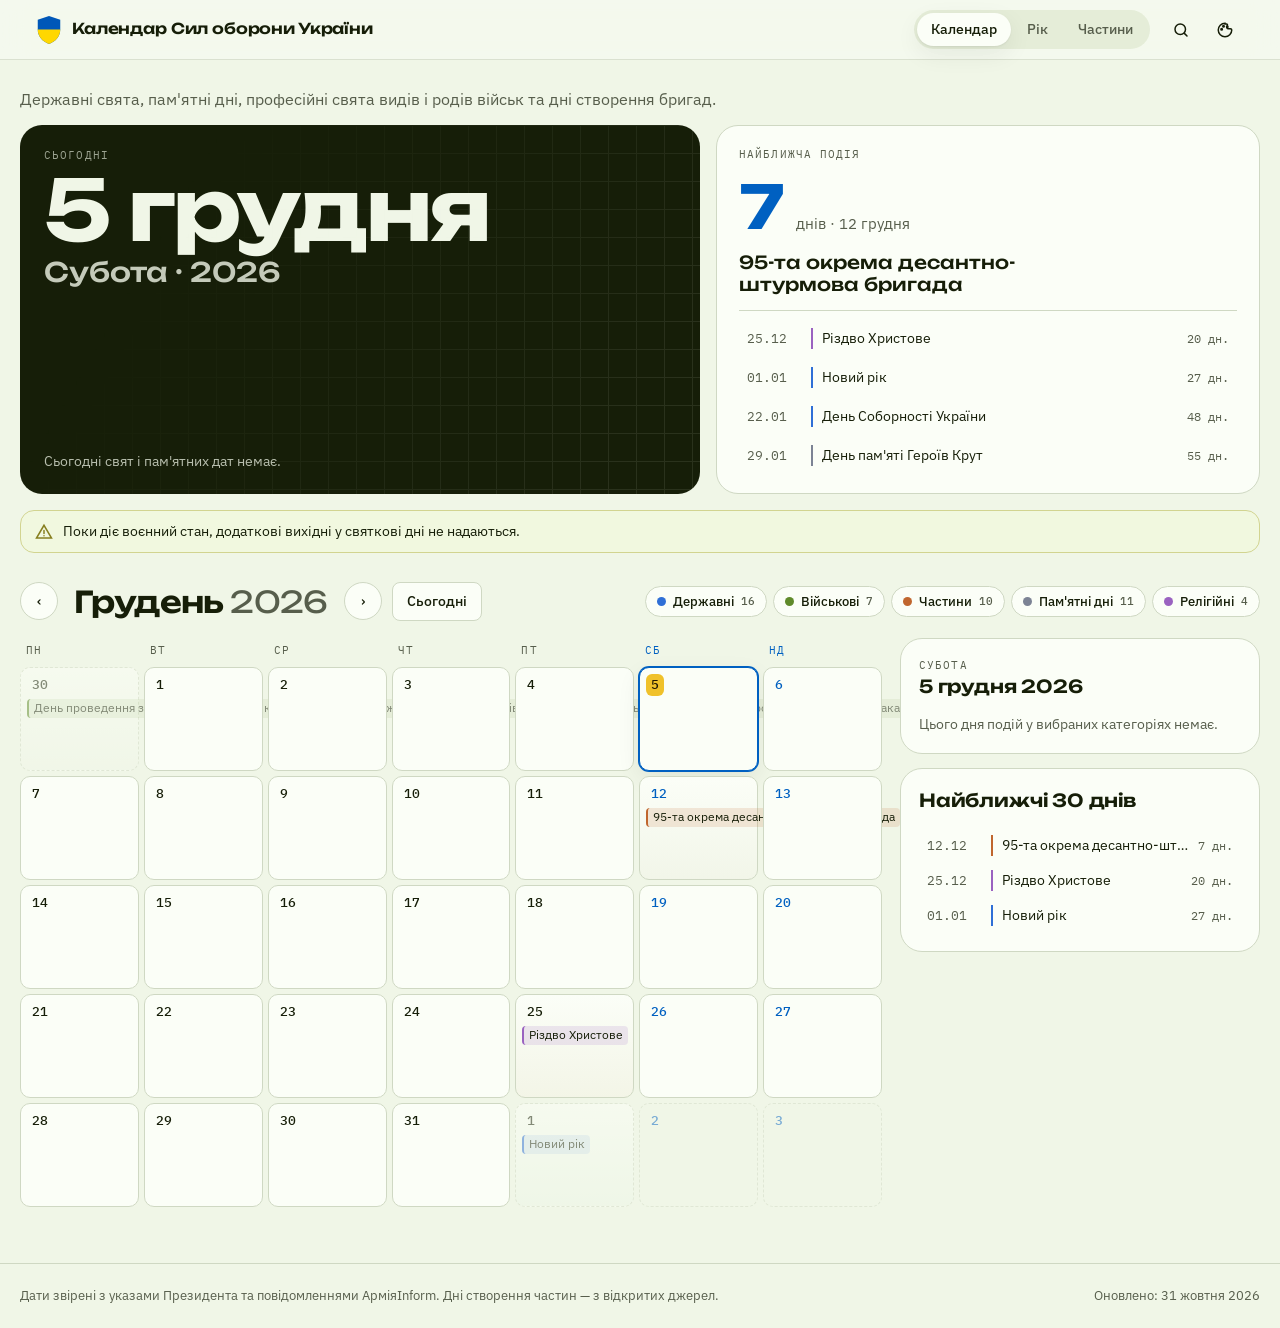
<file: index.html>
<!doctype html>
<html lang="uk" data-palette="olive">
<head>
<meta charset="utf-8">
<meta name="viewport" content="width=device-width, initial-scale=1, viewport-fit=cover">
<title>Календар Сил оборони</title>
<meta name="description" content="Державні, пам'ятні та військові свята України, дні створення бригад і частин.">
<meta property="og:title" content="Календар Сил оборони України">
<meta property="og:description" content="Державні, пам'ятні та військові свята, дні створення бригад і частин.">
<meta property="og:type" content="website">
<meta name="theme-color" content="#1f2a1c">
<link rel="manifest" href="manifest.webmanifest">
<link rel="icon" href="icons/icon.svg" type="image/svg+xml">
<link rel="apple-touch-icon" href="icons/icon.svg">
<link rel="preconnect" href="https://fonts.googleapis.com">
<link rel="preconnect" href="https://fonts.gstatic.com" crossorigin>
<link rel="stylesheet" href="https://fonts.googleapis.com/css2?family=Unbounded:wght@400;500;600;700&family=IBM+Plex+Sans:wght@400;500;600&family=IBM+Plex+Mono:wght@500;600&display=swap">
<link rel="stylesheet" href="assets/style.css">
<script>
  // Тема до першого кадру, щоб не блимало
  try { var p = localStorage.getItem("mc.palette"), m = localStorage.getItem("mc.mode");
    if (p) document.documentElement.dataset.palette = p;
    if (m === "light" || m === "dark") document.documentElement.dataset.theme = m; } catch (e) {}
</script>
</head>
<body>

<header class="topbar">
  <div class="container gutter">
    <a class="brand" href="#calendar" aria-label="На головну">
      <svg width="26" height="30" viewBox="0 0 48 56" aria-hidden="true"><path d="M24 2 45 9v18c0 14-10 23-21 27C13 50 3 41 3 27V9Z" fill="#0057b8"/><path d="M3 27h42c0 14-10 23-21 27C13 50 3 41 3 27Z" fill="#ffd700"/></svg>
      <b id="brandTitle">Календар Сил оборони</b>
    </a>
    <nav class="tabs" aria-label="Розділи">
      <a href="#calendar" data-view="calendar">Календар</a>
      <a href="#year" data-view="year">Рік</a>
      <a href="#units" data-view="units">Частини</a>
    </nav>
    <div class="tools">
      <button class="btn icon ghost" id="searchBtn" aria-label="Пошук (Ctrl+K)" title="Пошук · Ctrl+K">
        <svg viewBox="0 0 24 24" fill="none" stroke="currentColor" stroke-width="2" stroke-linecap="round"><circle cx="11" cy="11" r="7"/><path d="m20 20-3.5-3.5"/></svg>
      </button>
      <div class="rel">
        <button class="btn icon ghost" id="themeBtn" aria-label="Тема оформлення" aria-expanded="false" aria-controls="themePop">
          <svg viewBox="0 0 24 24" fill="none" stroke="currentColor" stroke-width="2" stroke-linecap="round"><path d="M12 3a9 9 0 1 0 9 9c0-1-.8-1.6-1.8-1.6h-2.6a2.4 2.4 0 0 1-1.7-4.1c.9-.9.3-2.3-1-2.3H12Z"/><circle cx="7.5" cy="11" r="1"/><circle cx="10" cy="7" r="1"/><circle cx="15" cy="7.5" r="1"/></svg>
        </button>
        <div class="popover" id="themePop" hidden>
          <div class="label">Палітра</div>
          <div class="swatches" id="swatches"></div>
          <div class="label">Режим</div>
          <div class="seg" id="modes">
            <button data-mode="auto">Авто</button><button data-mode="light">Світлий</button><button data-mode="dark">Темний</button>
          </div>
        </div>
      </div>
    </div>
  </div>
</header>

<section class="hero gutter">
  <div class="container">
    <p class="lede" id="lede" hidden></p>
    <div class="hero-grid">
      <div class="today-card">
        <div>
          <div class="label">Сьогодні</div>
          <h1 class="today-date" id="todayDate"></h1>
        </div>
        <div class="today-events" id="todayEvents"></div>
      </div>
      <div class="next-card" id="nextCard"></div>
    </div>
    <div class="notice" id="notice" hidden>
      <svg viewBox="0 0 24 24" fill="none" stroke="currentColor" stroke-width="2" stroke-linecap="round"><path d="M12 3 2 20h20L12 3Z"/><path d="M12 10v4M12 17h.01"/></svg>
      <span id="noticeText"></span>
    </div>
  </div>
</section>

<main class="gutter">
  <div class="container" id="view" aria-live="polite">
    <p class="empty">Завантаження календаря…</p>
  </div>
</main>

<footer class="gutter">
  <div class="container">
    <span id="footText"></span>
    <span>Оновлено: <span id="updated">—</span>
  </div>
</footer>

<dialog id="palette" aria-label="Пошук подій">
  <div class="palette">
    <input id="pq" type="search" placeholder="Бригада, свято, рід військ…" autocomplete="off" aria-label="Пошук">
    <div class="results" id="results" role="listbox"></div>
    <div class="palette-foot"><span><kbd>↑</kbd> <kbd>↓</kbd> вибір</span><span><kbd>Enter</kbd> відкрити</span><span><kbd>Esc</kbd> закрити</span></div>
  </div>
</dialog>

<div class="toast" id="toast" role="status" hidden></div>

<script type="module" src="assets/app.js"></script>
<script>
  if ("serviceWorker" in navigator && location.protocol === "https:") navigator.serviceWorker.register("sw.js").catch(function () {});
</script>
</body>
</html>
</file>
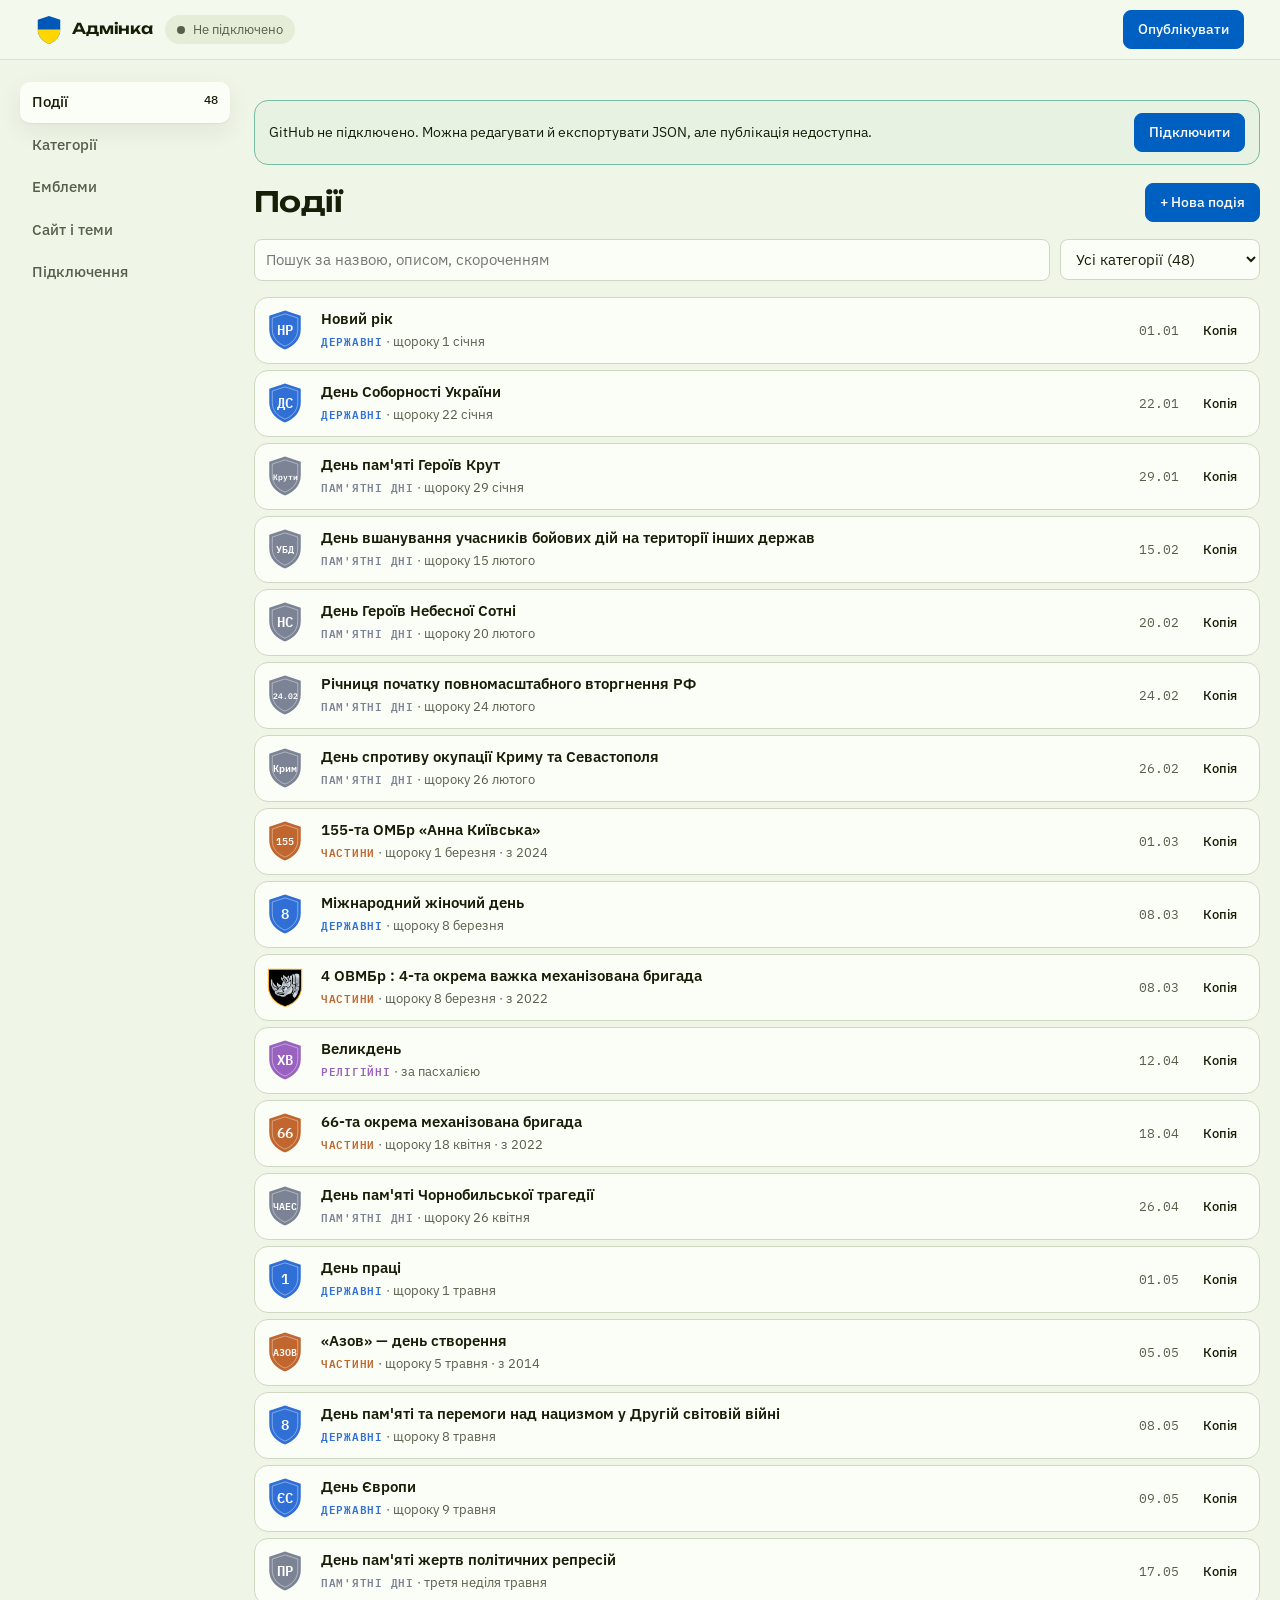
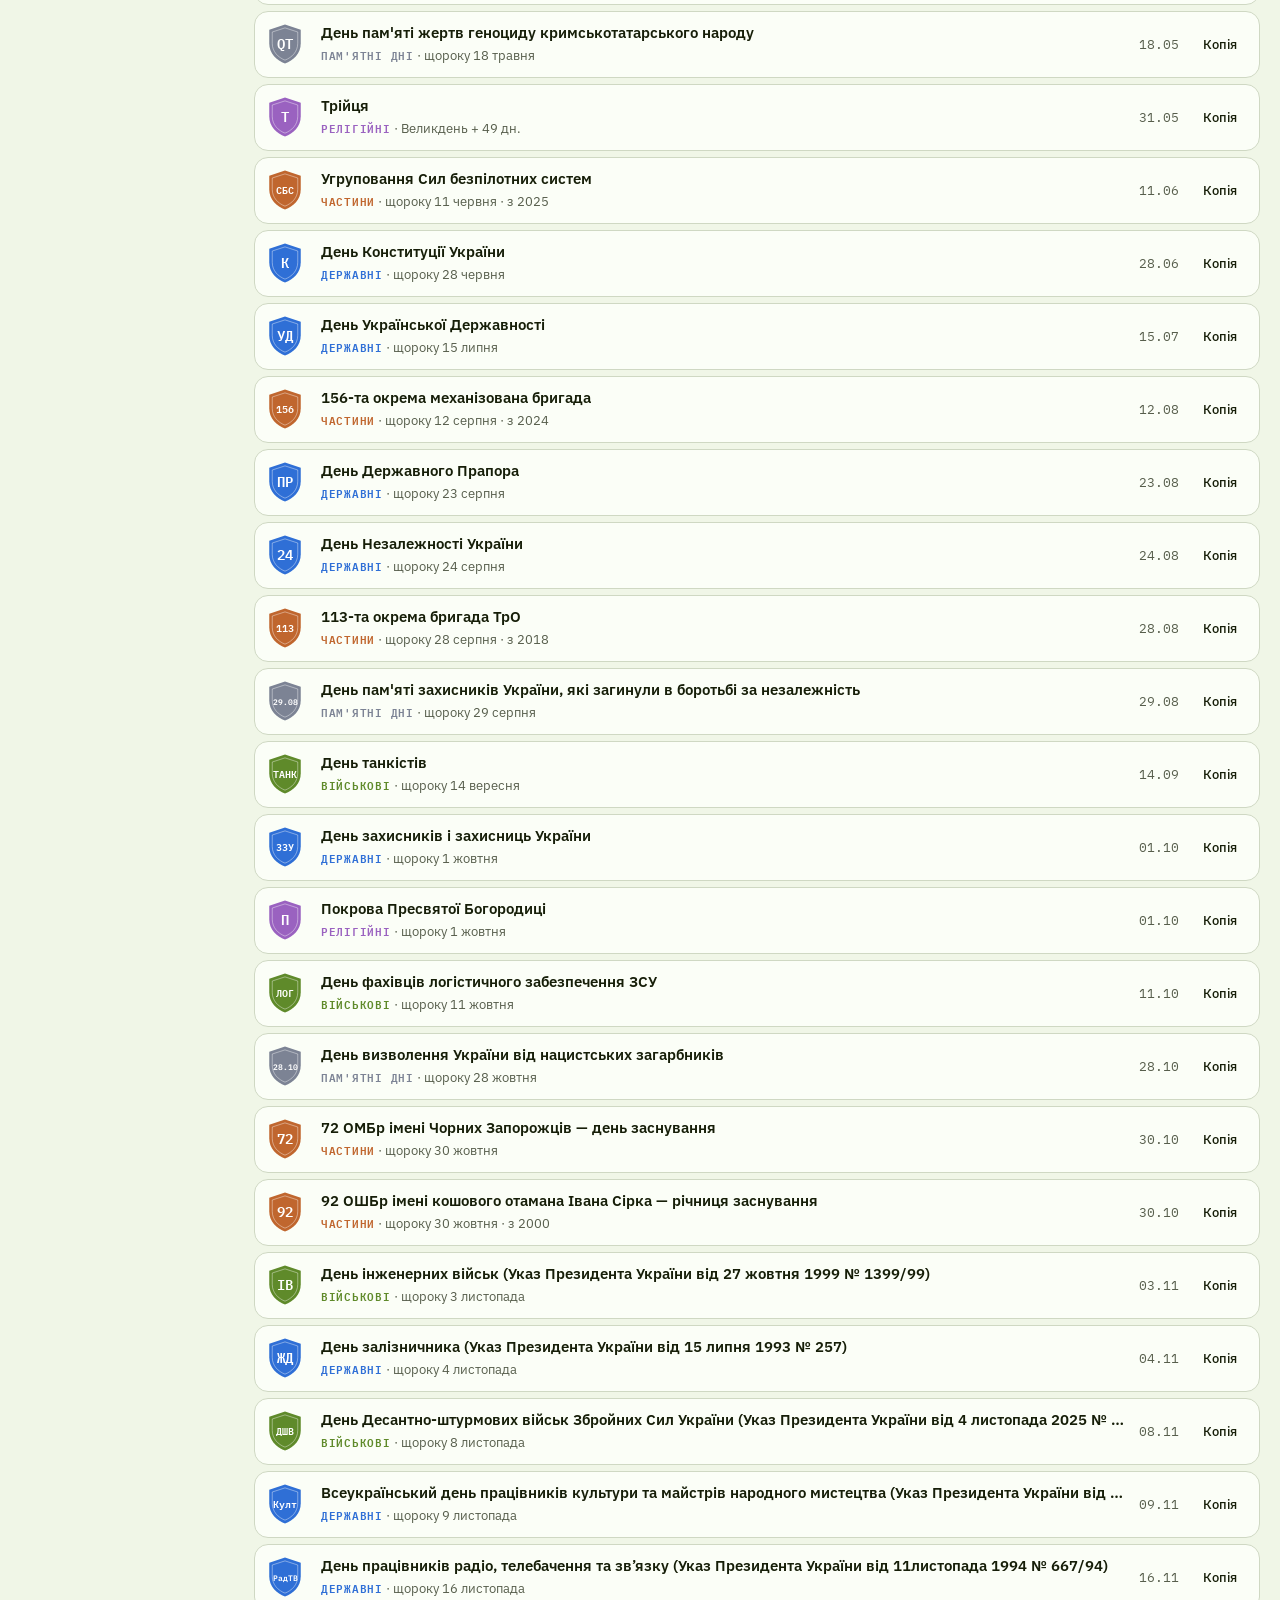
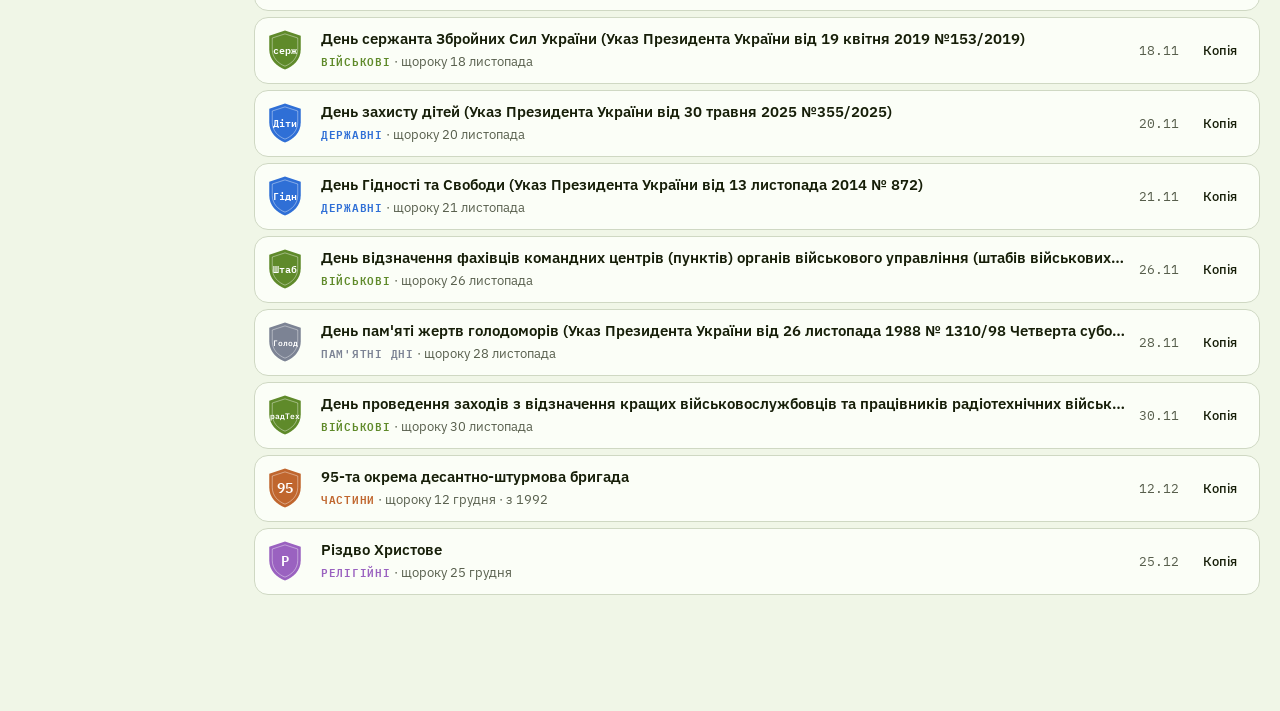
<file: admin.html>
<!doctype html>
<html lang="uk" data-palette="olive">
<head>
<meta charset="utf-8">
<meta name="viewport" content="width=device-width, initial-scale=1, viewport-fit=cover">
<meta name="robots" content="noindex, nofollow">
<title>Адмінка календаря</title>
<link rel="icon" href="icons/icon.svg" type="image/svg+xml">
<link rel="preconnect" href="https://fonts.googleapis.com">
<link rel="preconnect" href="https://fonts.gstatic.com" crossorigin>
<link rel="stylesheet" href="https://fonts.googleapis.com/css2?family=Unbounded:wght@500;600;700&family=IBM+Plex+Sans:wght@400;500;600&family=IBM+Plex+Mono:wght@500;600&display=swap">
<link rel="stylesheet" href="assets/style.css">
<link rel="stylesheet" href="assets/admin.css">
<script>
  try { var p = localStorage.getItem("mc.palette"), m = localStorage.getItem("mc.mode");
    if (p) document.documentElement.dataset.palette = p;
    if (m === "light" || m === "dark") document.documentElement.dataset.theme = m; } catch (e) {}
</script>
</head>
<body>

<header class="topbar">
  <div class="container gutter">
    <a class="brand" href="./" title="Відкрити сайт">
      <svg width="26" height="30" viewBox="0 0 48 56" aria-hidden="true"><path d="M24 2 45 9v18c0 14-10 23-21 27C13 50 3 41 3 27V9Z" fill="#0057b8"/><path d="M3 27h42c0 14-10 23-21 27C13 50 3 41 3 27Z" fill="#ffd700"/></svg>
      <b>Адмінка</b>
    </a>
    <span class="conn" id="conn"><i></i><span>Не підключено</span></span>
    <span class="spacer"></span>
    <span class="dirty" id="dirty" hidden></span>
    <button class="btn primary" id="publishBtn">Опублікувати</button>
  </div>
</header>

<div class="admin gutter">
  <div class="container admin-grid">
    <nav class="side-nav" aria-label="Розділи адмінки">
      <a href="#events" data-tab="events">Події <span id="cntEvents"></span></a>
      <a href="#categories" data-tab="categories">Категорії</a>
      <a href="#logos" data-tab="logos">Емблеми</a>
      <a href="#site" data-tab="site">Сайт і теми</a>
      <a href="#connect" data-tab="connect">Підключення</a>
    </nav>
    <main id="pane" aria-live="polite"><p class="empty">Завантаження…</p></main>
  </div>
</div>

<!-- Редактор події -->
<dialog id="editor" class="sheet" aria-labelledby="edTitle">
  <form id="evForm" method="dialog" novalidate>
    <header class="sheet-head">
      <h2 id="edTitle">Подія</h2>
      <button type="button" class="btn icon ghost" data-close aria-label="Закрити">✕</button>
    </header>
    <div class="sheet-body">
      <div class="form-grid">
        <label class="f wide"><span>Назва <span class="req">*</span></span><input id="fTitle" required maxlength="200"></label>
        <label class="f">Категорія<select id="fCat"></select></label>
        <label class="f">Скорочення на щиті<input id="fAbbr" maxlength="6" placeholder="до 6 символів"></label>

        <fieldset class="f wide">
          <legend>Дата</legend>
          <div class="seg seg3" id="fKind" role="radiogroup">
            <button type="button" data-kind="date" role="radio">Фіксована</button>
            <button type="button" data-kind="nth" role="radio">День тижня</button>
            <button type="button" data-kind="easter" role="radio">Від Великодня</button>
          </div>
          <div class="kind-row" data-for="date">
            <label class="f">День<input id="fDay" type="number" min="1" max="31" inputmode="numeric"></label>
            <label class="f">Місяць<select id="fMonth"></select></label>
          </div>
          <div class="kind-row" data-for="nth">
            <label class="f">Котрий<select id="fOrd">
              <option value="1">Перший</option><option value="2">Другий</option><option value="3">Третій</option><option value="4">Четвертий</option><option value="-1">Останній</option>
            </select></label>
            <label class="f">День тижня<select id="fWd">
              <option value="1">понеділок</option><option value="2">вівторок</option><option value="3">середа</option><option value="4">четвер</option><option value="5">п'ятниця</option><option value="6">субота</option><option value="0">неділя</option>
            </select></label>
            <label class="f">Місяць<select id="fMonth2"></select></label>
          </div>
          <div class="kind-row" data-for="easter">
            <label class="f">Днів після Великодня<input id="fEaster" type="number" min="-60" max="120" inputmode="numeric"></label>
          </div>
        </fieldset>

        <label class="f">Рік створення / заснування<input id="fYear" type="number" min="800" max="2100" inputmode="numeric" placeholder="необов'язково"></label>
        <label class="f">Посилання на сторінку<input id="fUrl" type="url" placeholder="https://"></label>
        <label class="f wide">Опис<textarea id="fDesc" rows="3" maxlength="600"></textarea></label>

        <div class="f wide">
          <span>Емблема</span>
          <div class="logo-pick">
            <select id="fLogo" aria-label="Емблема"></select>
            <label class="btn" for="fLogoUp">Завантажити нову</label>
            <input id="fLogoUp" type="file" accept="image/png,image/jpeg,image/webp,image/svg+xml" hidden>
          </div>
        </div>
      </div>
      <p class="err" id="fErr" role="alert" hidden></p>
      <div class="preview">
        <div class="label">Попередній перегляд</div>
        <div id="fPreview"></div>
      </div>
    </div>
    <footer class="sheet-foot">
      <button type="button" class="btn danger ghost" id="fDelete">Видалити</button>
      <span class="spacer"></span>
      <button type="button" class="btn" data-close>Скасувати</button>
      <button type="submit" class="btn primary" id="fSave">Зберегти</button>
    </footer>
  </form>
</dialog>

<!-- Підтвердження -->
<dialog id="confirm" class="sheet small">
  <div class="sheet-body"><h2 id="cTitle"></h2><p id="cText" class="muted"></p></div>
  <footer class="sheet-foot"><span class="spacer"></span><button class="btn" id="cNo">Скасувати</button><button class="btn primary" id="cYes">Так</button></footer>
</dialog>

<!-- Публікація -->
<dialog id="publish" class="sheet small">
  <form method="dialog" id="pubForm">
    <header class="sheet-head"><h2>Опублікувати зміни</h2><button type="button" class="btn icon ghost" data-close aria-label="Закрити">✕</button></header>
    <div class="sheet-body">
      <div id="pubSummary"></div>
      <label class="f">Опис коміту<input id="pubMsg" maxlength="120"></label>
      <p class="muted small">Зміни потраплять у гілку репозиторію. GitHub Pages оновить сайт приблизно за 1–2 хвилини.</p>
      <p class="err" id="pubErr" role="alert" hidden></p>
    </div>
    <footer class="sheet-foot"><span class="spacer"></span><button type="button" class="btn" data-close>Скасувати</button><button type="submit" class="btn primary" id="pubGo">Опублікувати</button></footer>
  </form>
</dialog>

<div class="toast" id="toast" role="status" hidden></div>
<script type="module" src="assets/admin.js"></script>
</body>
</html>
</file>
<file: assets/style.css>
/* Календар Сил оборони — стилі
   Layout: штабний планшет — липка панель, блок «Сьогодні», сітка місяця + бічний планшет подій.
   Теми: палітра (data-palette) задає відтінки, режим (data-theme / prefers-color-scheme) — світлість. */

:root {
  --h: 125; --ch: .03; --ah: 255; --gh: 90;           /* палітра «Олива» */
  --f-display: "Unbounded", "Arial Black", system-ui, sans-serif;
  --f-body: "IBM Plex Sans", system-ui, -apple-system, "Segoe UI", sans-serif;
  --f-mono: "IBM Plex Mono", ui-monospace, Menlo, monospace;
  --r-s: 8px; --r-m: 14px; --r-l: 22px;
  --ease: cubic-bezier(.2,.7,.2,1);

  --bg:       oklch(.965 calc(var(--ch) * .7) var(--h));
  --surface:  oklch(.993 calc(var(--ch) * .3) var(--h));
  --surface-2:oklch(.935 var(--ch) var(--h));
  --line:     oklch(.87 var(--ch) var(--h));
  --ink:      oklch(.22 calc(var(--ch) * 1.3) var(--h));
  --muted:    oklch(.47 var(--ch) var(--h));
  --accent:   oklch(.5 .17 var(--ah));
  --on-accent:oklch(.99 0 0);
  --gold:     oklch(.83 .16 var(--gh));
  --on-gold:  oklch(.22 .05 var(--gh));
  --glass:    oklch(.98 calc(var(--ch) * .4) var(--h) / .72);
  --shadow:   0 1px 2px oklch(.2 .02 var(--h) / .06), 0 8px 24px oklch(.2 .02 var(--h) / .07);
  --danger:   oklch(.55 .2 27);
  --ok:       oklch(.55 .14 150);
}
@media (prefers-color-scheme: dark) {
  :root:not([data-theme="light"]) {
    --bg:       oklch(.17 calc(var(--ch) * .9) var(--h));
    --surface:  oklch(.215 var(--ch) var(--h));
    --surface-2:oklch(.255 var(--ch) var(--h));
    --line:     oklch(.32 var(--ch) var(--h));
    --ink:      oklch(.94 calc(var(--ch) * .5) var(--h));
    --muted:    oklch(.72 var(--ch) var(--h));
    --accent:   oklch(.74 .14 var(--ah));
    --on-accent:oklch(.17 .03 var(--ah));
    --gold:     oklch(.86 .15 var(--gh));
    --on-gold:  oklch(.2 .05 var(--gh));
    --glass:    oklch(.19 var(--ch) var(--h) / .72);
    --shadow:   0 1px 2px oklch(0 0 0 / .3), 0 10px 30px oklch(0 0 0 / .35);
    --danger:   oklch(.7 .17 27);
    --ok:       oklch(.75 .14 150);
    color-scheme: dark;
  }
}
:root[data-theme="dark"] {
  --bg:       oklch(.17 calc(var(--ch) * .9) var(--h));
  --surface:  oklch(.215 var(--ch) var(--h));
  --surface-2:oklch(.255 var(--ch) var(--h));
  --line:     oklch(.32 var(--ch) var(--h));
  --ink:      oklch(.94 calc(var(--ch) * .5) var(--h));
  --muted:    oklch(.72 var(--ch) var(--h));
  --accent:   oklch(.74 .14 var(--ah));
  --on-accent:oklch(.17 .03 var(--ah));
  --gold:     oklch(.86 .15 var(--gh));
  --on-gold:  oklch(.2 .05 var(--gh));
  --glass:    oklch(.19 var(--ch) var(--h) / .72);
  --shadow:   0 1px 2px oklch(0 0 0 / .3), 0 10px 30px oklch(0 0 0 / .35);
  --danger:   oklch(.7 .17 27);
  --ok:       oklch(.75 .14 150);
  color-scheme: dark;
}
:root[data-palette="pixel"]   { --h: 145; --ch: .022; --ah: 135; --gh: 100; }
:root[data-palette="ukraine"] { --h: 250; --ch: .025; --ah: 258; --gh: 92; }
:root[data-palette="sand"]    { --h: 75;  --ch: .035; --ah: 40;  --gh: 80; }
:root[data-palette="navy"]    { --h: 245; --ch: .045; --ah: 225; --gh: 75; }

* { box-sizing: border-box; }
html { -webkit-text-size-adjust: 100%; scroll-padding-top: 80px; }
body {
  margin: 0; background: var(--bg); color: var(--ink);
  font-family: var(--f-body); font-size: 15px; line-height: 1.5;
  -webkit-font-smoothing: antialiased;
}
[hidden] { display: none !important; }
a { color: var(--accent); }
img { max-width: 100%; }
::selection { background: color-mix(in oklch, var(--accent) 30%, transparent); }
button, input, select, textarea { font: inherit; color: inherit; }
:focus-visible { outline: 2px solid var(--accent); outline-offset: 2px; }

/* ---------- Каркас ---------- */
.gutter { padding-left: max(16px, env(safe-area-inset-left, 0px)); padding-right: max(16px, env(safe-area-inset-right, 0px)); }
.container { max-width: 1240px; margin: 0 auto; }
body::before { content: ""; position: fixed; inset: 0 0 auto; height: env(safe-area-inset-top, 0px); z-index: 40; background: var(--glass); }

.topbar {
  position: sticky; top: env(safe-area-inset-top, 0px); z-index: 30;
  background: var(--glass); backdrop-filter: saturate(1.4) blur(14px); -webkit-backdrop-filter: saturate(1.4) blur(14px);
  border-bottom: 1px solid color-mix(in oklch, var(--line) 70%, transparent);
}
.topbar .container { display: flex; align-items: center; gap: 12px; padding-block: 10px; }
.brand { display: flex; align-items: center; gap: 10px; text-decoration: none; color: var(--ink); min-width: 0; }
.brand svg { flex: none; }
.brand b { font-family: var(--f-display); font-weight: 600; font-size: 15px; letter-spacing: -.01em; white-space: nowrap; overflow: hidden; text-overflow: ellipsis; }
.tabs { display: flex; gap: 2px; padding: 3px; background: var(--surface-2); border-radius: 999px; margin-left: auto; }
.tabs a { text-decoration: none; color: var(--muted); padding: 6px 14px; border-radius: 999px; font-size: 14px; font-weight: 500; white-space: nowrap; }
.tabs a[aria-current="page"] { background: var(--surface); color: var(--ink); box-shadow: var(--shadow); }
.tools { display: flex; gap: 6px; }
@media (max-width: 760px) {
  .brand b { display: none; }
  .tabs { margin-left: 0; flex: 1; justify-content: space-between; }
  .tabs a { padding: 6px 10px; font-size: 13px; }
}

.btn {
  display: inline-flex; align-items: center; justify-content: center; gap: 6px;
  border: 1px solid var(--line); background: var(--surface); color: var(--ink);
  border-radius: var(--r-s); padding: 8px 14px; cursor: pointer; text-decoration: none; font-weight: 500; font-size: 14px;
  transition: border-color .15s, background .15s, transform .1s;
}
.btn:hover { border-color: var(--muted); }
.btn:active { transform: translateY(1px); }
.btn.icon { width: 38px; height: 38px; padding: 0; border-radius: 999px; }
.btn.primary { background: var(--accent); border-color: var(--accent); color: var(--on-accent); }
.btn.primary:hover { filter: brightness(1.08); }
.btn.ghost { background: transparent; border-color: transparent; }
.btn.ghost:hover { background: var(--surface-2); }
.btn.danger { color: var(--danger); }
.btn svg { width: 18px; height: 18px; }
kbd { font-family: var(--f-mono); font-size: 11px; border: 1px solid var(--line); border-bottom-width: 2px; border-radius: 5px; padding: 1px 5px; color: var(--muted); background: var(--surface); }

/* ---------- Сьогодні ---------- */
.hero { padding-block: 28px 8px; }
.hero-grid { display: grid; grid-template-columns: minmax(0, 1.25fr) minmax(0, 1fr); gap: 16px; }
@media (max-width: 860px) { .hero-grid { grid-template-columns: minmax(0, 1fr); } }
.today-card {
  position: relative; overflow: hidden; border-radius: var(--r-l); padding: 22px 24px;
  background: var(--ink); color: var(--bg); min-height: 210px; display: grid; align-content: space-between; gap: 18px;
}
.today-card::after { /* сітка мапи */
  content: ""; position: absolute; inset: 0; pointer-events: none; opacity: .09;
  background-image: linear-gradient(currentColor 1px, transparent 1px), linear-gradient(90deg, currentColor 1px, transparent 1px);
  background-size: 28px 28px; mask-image: linear-gradient(120deg, transparent 20%, #000 90%);
}
:root[data-palette="pixel"] .today-card::after {
  opacity: .16; background-size: 12px 12px;
  background-image: conic-gradient(from 90deg at 50% 50%, currentColor 25%, transparent 0 50%, currentColor 0 75%, transparent 0);
}
.today-card .label { color: color-mix(in oklch, var(--bg) 65%, var(--ink)); }
.today-date { font-family: var(--f-display); font-weight: 700; line-height: .95; letter-spacing: -.03em; font-size: clamp(44px, 8vw, 84px); margin: 6px 0 0; }
.today-date small { display: block; font-size: .32em; font-weight: 500; letter-spacing: 0; margin-top: 10px; opacity: .8; text-transform: capitalize; }
.today-events { position: relative; z-index: 1; display: flex; flex-wrap: wrap; gap: 8px; }
.today-pill { display: inline-flex; align-items: center; gap: 8px; background: color-mix(in oklch, var(--bg) 12%, transparent); border: 1px solid color-mix(in oklch, var(--bg) 22%, transparent); color: var(--bg); border-radius: 999px; padding: 6px 12px 6px 6px; font-size: 13.5px; cursor: pointer; text-align: left; }
.today-pill i { width: 10px; height: 10px; border-radius: 50%; background: var(--c); margin-left: 6px; flex: none; }
.today-none { opacity: .75; font-size: 14px; }

.next-card { border-radius: var(--r-l); padding: 20px 22px; background: var(--surface); border: 1px solid var(--line); display: grid; gap: 14px; align-content: start; }
.countdown { display: flex; align-items: baseline; gap: 10px; }
.countdown b { font-family: var(--f-display); font-size: clamp(40px, 6vw, 60px); line-height: 1; font-variant-numeric: tabular-nums; color: var(--accent); }
.countdown span { color: var(--muted); }
.next-title { font-family: var(--f-display); font-weight: 500; font-size: 18px; line-height: 1.25; margin: 0; text-wrap: balance; }
.next-list { display: grid; gap: 4px; border-top: 1px solid var(--line); padding-top: 10px; }

.label { font-family: var(--f-mono); font-size: 11px; letter-spacing: .1em; text-transform: uppercase; color: var(--muted); }
.notice { display: flex; gap: 10px; align-items: flex-start; margin-top: 16px; padding: 10px 14px; border-radius: var(--r-m); background: color-mix(in oklch, var(--gold) 16%, var(--surface)); border: 1px solid color-mix(in oklch, var(--gold) 45%, var(--line)); font-size: 14px; }
.notice svg { flex: none; width: 18px; height: 18px; margin-top: 2px; color: color-mix(in oklch, var(--gold) 60%, var(--ink)); }

/* ---------- Розділи ---------- */
main { padding-block: 18px 56px; }
.bar { display: flex; flex-wrap: wrap; align-items: center; gap: 10px; margin-bottom: 14px; }
.month-title { font-family: var(--f-display); font-weight: 600; font-size: clamp(22px, 3.4vw, 30px); letter-spacing: -.02em; margin: 0 6px; text-transform: capitalize; min-width: 0; }
.month-title span { color: var(--muted); font-weight: 400; }
.spacer { flex: 1; }
.chips { display: flex; flex-wrap: wrap; gap: 6px; }
.chip { display: inline-flex; align-items: center; gap: 7px; padding: 5px 11px; border-radius: 999px; border: 1px solid var(--line); background: var(--surface); cursor: pointer; font-size: 13px; font-weight: 500; }
.chip i { width: 9px; height: 9px; border-radius: 50%; background: var(--c); }
.chip[aria-pressed="false"] { opacity: .45; background: transparent; }
.chip .count { font-family: var(--f-mono); font-size: 11px; color: var(--muted); }

.layout { display: grid; grid-template-columns: minmax(0, 1fr) 360px; gap: 18px; align-items: start; }
@media (max-width: 980px) { .layout { grid-template-columns: minmax(0, 1fr); } }

.grid { display: grid; grid-template-columns: repeat(7, minmax(0, 1fr)); gap: 5px; view-transition-name: month-grid; }
.dow { font-family: var(--f-mono); font-size: 11px; letter-spacing: .1em; text-transform: uppercase; color: var(--muted); padding: 4px 6px; }
.dow.we { color: var(--accent); }
.cell {
  position: relative; min-height: 104px; min-width: 0; display: flex; flex-direction: column; gap: 3px;
  padding: 6px; border-radius: 10px; background: var(--surface); border: 1px solid var(--line);
  text-align: left; cursor: pointer; color: var(--ink); transition: border-color .15s, transform .15s var(--ease), box-shadow .15s;
}
.cell:hover { border-color: var(--muted); }
.cell.out { background: transparent; border-style: dashed; opacity: .5; }
.cell .n { font-family: var(--f-mono); font-size: 13px; font-weight: 500; font-variant-numeric: tabular-nums; align-self: flex-start; padding: 0 5px; border-radius: 6px; line-height: 22px; }
.cell.we .n { color: var(--accent); }
.cell.today .n { background: var(--gold); color: var(--on-gold); }
.cell.sel { border-color: var(--accent); box-shadow: 0 0 0 1px var(--accent), var(--shadow); }
.cell.has { background: linear-gradient(to bottom, var(--surface), color-mix(in oklch, var(--first) 7%, var(--surface))); }
.ev { font-size: 11.5px; line-height: 1.25; padding: 2px 5px; border-radius: 4px; background: color-mix(in oklch, var(--c) 15%, transparent); border-left: 2px solid var(--c); overflow: hidden; text-overflow: ellipsis; white-space: nowrap; }
.more { font-size: 11px; color: var(--muted); padding-left: 4px; }
.dots { display: none; gap: 3px; flex-wrap: wrap; margin-top: auto; }
.dots i { width: 6px; height: 6px; border-radius: 50%; background: var(--c); }
@media (max-width: 640px) {
  .grid { gap: 3px; }
  .cell { min-height: 54px; padding: 4px; border-radius: 8px; }
  .ev, .more { display: none; }
  .dots { display: flex; }
  .dow { padding: 2px; text-align: center; letter-spacing: 0; }
}

.panel { background: var(--surface); border: 1px solid var(--line); border-radius: var(--r-l); padding: 18px; display: grid; gap: 14px; min-width: 0; }
.panel + .panel { margin-top: 14px; }
.panel h2 { font-family: var(--f-display); font-weight: 600; font-size: 18px; margin: 0; letter-spacing: -.01em; }
.side { position: sticky; top: 76px; }
@media (max-width: 980px) { .side { position: static; } }

.evcard { display: grid; grid-template-columns: auto minmax(0, 1fr); gap: 14px; align-items: start; }
.evcard + .evcard { border-top: 1px solid var(--line); padding-top: 14px; }
.evcard h3 { margin: 0; font-size: 15.5px; font-weight: 600; line-height: 1.3; text-wrap: balance; }
.evcard p { margin: 4px 0 0; color: var(--muted); font-size: 14px; }
.meta { display: flex; flex-wrap: wrap; gap: 6px 12px; margin-top: 8px; align-items: center; font-size: 13px; color: var(--muted); }
.tag { font-family: var(--f-mono); font-size: 10.5px; text-transform: uppercase; letter-spacing: .07em; color: var(--c); font-weight: 600; }
.actions { display: flex; flex-wrap: wrap; gap: 6px; margin-top: 10px; }
.actions .btn { padding: 5px 10px; font-size: 13px; }
.badge { display: block; flex: none; }
.badge img { width: 100%; height: 100%; object-fit: contain; }
.empty { color: var(--muted); font-size: 14px; margin: 0; }

.uprow { display: grid; grid-template-columns: 54px minmax(0, 1fr) auto; gap: 10px; align-items: center; width: 100%; padding: 7px 8px; border: 0; background: none; border-radius: 8px; cursor: pointer; text-align: left; font-size: 14px; }
.uprow:hover { background: var(--surface-2); }
.uprow .d { font-family: var(--f-mono); font-size: 12.5px; color: var(--muted); font-variant-numeric: tabular-nums; }
.uprow .t { border-left: 2px solid var(--c); padding-left: 9px; min-width: 0; overflow: hidden; text-overflow: ellipsis; white-space: nowrap; }
.uprow .in { font-family: var(--f-mono); font-size: 11.5px; color: var(--muted); }

/* ---------- Рік ---------- */
.year-grid { display: grid; grid-template-columns: repeat(auto-fill, minmax(240px, 1fr)); gap: 12px; }
.mini { background: var(--surface); border: 1px solid var(--line); border-radius: var(--r-m); padding: 12px; }
.mini h3 { margin: 0 0 8px; font-family: var(--f-display); font-weight: 500; font-size: 14px; text-transform: capitalize; display: flex; justify-content: space-between; }
.mini h3 span { font-family: var(--f-mono); font-size: 11px; color: var(--muted); }
.mini-grid { display: grid; grid-template-columns: repeat(7, 1fr); gap: 2px; }
.md { aspect-ratio: 1; border: 0; padding: 0; border-radius: 5px; font-family: var(--f-mono); font-size: 10.5px; background: transparent; cursor: pointer; color: var(--muted); position: relative; }
.md.has { color: var(--ink); background: color-mix(in oklch, var(--c) calc(var(--k, 1) * 18%), transparent); font-weight: 600; }
.md.today { outline: 2px solid var(--gold); outline-offset: -2px; }
.md:hover { background: var(--surface-2); }
.ylist { margin-top: 24px; display: grid; gap: 22px; }
.ymonth h3 { font-family: var(--f-display); font-weight: 600; font-size: 18px; margin: 0 0 6px; text-transform: capitalize; }
.yrow { display: grid; grid-template-columns: 48px minmax(0, 1fr); gap: 14px; padding: 10px 0; border-top: 1px solid var(--line); }
.yrow .d { font-family: var(--f-display); font-size: 20px; font-variant-numeric: tabular-nums; line-height: 1.1; }
.yrow .d small { display: block; font-family: var(--f-mono); font-size: 10.5px; color: var(--muted); text-transform: uppercase; margin-top: 3px; }
.yev { display: flex; gap: 10px; align-items: center; cursor: pointer; border: 0; background: none; padding: 2px 0; text-align: left; width: 100%; }
.yev b { font-weight: 500; }

/* ---------- Частини ---------- */
.units { display: grid; grid-template-columns: repeat(auto-fill, minmax(260px, 1fr)); gap: 14px; }
.unit { position: relative; background: var(--surface); border: 1px solid var(--line); border-radius: var(--r-l); padding: 18px; display: grid; gap: 12px; align-content: start; overflow: hidden; transition: transform .2s var(--ease), box-shadow .2s; }
.unit:hover { transform: translateY(-2px); box-shadow: var(--shadow); }
.unit::before { content: ""; position: absolute; inset: 0 0 auto; height: 70px; background: linear-gradient(to bottom, color-mix(in oklch, var(--c) 16%, transparent), transparent); pointer-events: none; }
.unit-head { position: relative; display: flex; gap: 14px; align-items: center; }
.unit h3 { margin: 0; font-size: 15.5px; line-height: 1.3; text-wrap: balance; }
.unit p { margin: 0; font-size: 13.5px; color: var(--muted); }
.unit-stats { display: grid; grid-template-columns: 1fr 1fr; gap: 8px; }
.stat { background: var(--surface-2); border-radius: 10px; padding: 8px 10px; }
.stat b { display: block; font-family: var(--f-display); font-size: 18px; font-variant-numeric: tabular-nums; }
.stat span { font-size: 12px; color: var(--muted); }

/* ---------- Пошук ---------- */
dialog { border: 0; padding: 0; background: transparent; color: var(--ink); max-width: min(640px, calc(100vw - 32px)); width: 100%; }
dialog::backdrop { background: oklch(.15 .02 var(--h) / .45); backdrop-filter: blur(4px); }
.palette { background: var(--surface); border: 1px solid var(--line); border-radius: var(--r-l); box-shadow: var(--shadow); overflow: hidden; margin-top: 10vh; }
.palette input { width: 100%; border: 0; border-bottom: 1px solid var(--line); background: transparent; padding: 16px 18px; font-size: 17px; outline: none; }
.results { max-height: 55vh; overflow: auto; padding: 6px; }
.res { display: grid; grid-template-columns: auto minmax(0, 1fr) auto; gap: 12px; align-items: center; width: 100%; padding: 8px 10px; border: 0; background: none; border-radius: 10px; cursor: pointer; text-align: left; }
.res[aria-selected="true"], .res:hover { background: var(--surface-2); }
.res small { display: block; color: var(--muted); font-size: 12.5px; }
.res .when { font-family: var(--f-mono); font-size: 12px; color: var(--muted); white-space: nowrap; }
.palette-foot { display: flex; gap: 14px; padding: 8px 14px; border-top: 1px solid var(--line); font-size: 12px; color: var(--muted); flex-wrap: wrap; }
mark { background: color-mix(in oklch, var(--gold) 55%, transparent); color: inherit; border-radius: 3px; padding: 0 1px; }

/* ---------- Теми ---------- */
.popover { position: absolute; right: 0; top: calc(100% + 8px); width: 270px; background: var(--surface); border: 1px solid var(--line); border-radius: var(--r-m); box-shadow: var(--shadow); padding: 12px; display: grid; gap: 12px; z-index: 50; }
.rel { position: relative; }
.swatches { display: grid; grid-template-columns: repeat(5, 1fr); gap: 6px; }
.swatch { aspect-ratio: 1; border-radius: 12px; border: 2px solid transparent; cursor: pointer; padding: 0; position: relative; overflow: hidden; }
.swatch[aria-pressed="true"] { border-color: var(--ink); }
.swatch span { position: absolute; inset: auto 0 0; height: 40%; }
.seg { display: grid; grid-template-columns: repeat(3, 1fr); background: var(--surface-2); border-radius: 10px; padding: 3px; gap: 2px; }
.seg button { border: 0; background: transparent; border-radius: 8px; padding: 6px; cursor: pointer; font-size: 13px; }
.seg button[aria-pressed="true"] { background: var(--surface); box-shadow: var(--shadow); font-weight: 600; }

.toast { position: fixed; left: 50%; bottom: calc(20px + env(safe-area-inset-bottom, 0px)); transform: translateX(-50%); background: var(--ink); color: var(--bg); padding: 10px 16px; border-radius: 999px; font-size: 14px; z-index: 100; box-shadow: var(--shadow); }

footer { border-top: 1px solid var(--line); padding-block: 22px calc(22px + env(safe-area-inset-bottom, 0px)); color: var(--muted); font-size: 13px; }
footer .container { display: flex; flex-wrap: wrap; gap: 10px 24px; justify-content: space-between; }
footer a { color: var(--muted); }

@media (prefers-reduced-motion: reduce) { *, *::before, *::after { transition: none !important; animation: none !important; } }
@media (prefers-reduced-motion: no-preference) {
  .fade-in { animation: fade .35s var(--ease) both; }
  @keyframes fade { from { opacity: .001; transform: translateY(6px); } }
}
::view-transition-old(month-grid), ::view-transition-new(month-grid) { animation-duration: .25s; }
.lede { margin: 0 0 14px; color: var(--muted); max-width: 70ch; font-size: 15.5px; text-wrap: pretty; }
</file>
<file: assets/admin.css>
/* Адмінка: бічна навігація + робоча панель, редактор у шторці */
.conn { display: inline-flex; align-items: center; gap: 8px; font-size: 13px; color: var(--muted); padding: 5px 12px; border-radius: 999px; background: var(--surface-2); white-space: nowrap; overflow: hidden; text-overflow: ellipsis; min-width: 0; }
.conn i { width: 8px; height: 8px; border-radius: 50%; background: var(--muted); flex: none; }
.conn.on i { background: var(--ok); box-shadow: 0 0 0 3px color-mix(in oklch, var(--ok) 25%, transparent); }
.dirty { font-size: 13px; color: color-mix(in oklch, var(--gold) 55%, var(--ink)); font-weight: 600; white-space: nowrap; }
@media (max-width: 640px) { .conn span { display: none; } .dirty { display: none; } }

.admin { padding-block: 22px 60px; }
.admin-grid { display: grid; grid-template-columns: 210px minmax(0, 1fr); gap: 24px; align-items: start; }
.side-nav { position: sticky; top: 80px; display: grid; gap: 2px; }
.side-nav a { display: flex; justify-content: space-between; text-decoration: none; color: var(--muted); padding: 9px 12px; border-radius: 10px; font-weight: 500; }
.side-nav a span { font-family: var(--f-mono); font-size: 12px; }
.side-nav a:hover { background: var(--surface-2); color: var(--ink); }
.side-nav a[aria-current="page"] { background: var(--surface); color: var(--ink); box-shadow: var(--shadow); }
@media (max-width: 820px) {
  .admin-grid { grid-template-columns: minmax(0, 1fr); }
  .side-nav { position: static; display: flex; overflow-x: auto; gap: 4px; padding-bottom: 4px; scrollbar-width: none; }
  .side-nav a { white-space: nowrap; gap: 6px; }
}

.pane-head { display: flex; flex-wrap: wrap; align-items: center; gap: 10px; margin-bottom: 16px; }
.pane-head h1 { font-family: var(--f-display); font-weight: 600; font-size: clamp(22px, 3vw, 28px); letter-spacing: -.02em; margin: 0; }
.input, .f input, .f select, .f textarea, .logo-pick select {
  width: 100%; min-width: 0; border: 1px solid var(--line); background: var(--surface); border-radius: var(--r-s); padding: 9px 11px; font-size: 14.5px;
}
.f textarea { resize: vertical; }
.pane-head .input { width: auto; flex: 1 1 220px; }
.pane-head select.input { flex: 0 1 200px; }

.rows { display: grid; gap: 6px; }
.row { display: grid; grid-template-columns: 40px minmax(0, 1fr) auto auto; gap: 14px; align-items: center; padding: 10px 12px; background: var(--surface); border: 1px solid var(--line); border-radius: var(--r-m); cursor: pointer; text-align: left; width: 100%; transition: border-color .15s; }
.row:hover { border-color: var(--muted); }
.row b { font-weight: 600; display: block; overflow: hidden; text-overflow: ellipsis; white-space: nowrap; }
.row small { color: var(--muted); font-size: 12.5px; }
.row .when { font-family: var(--f-mono); font-size: 12.5px; color: var(--muted); white-space: nowrap; }
.row .acts { display: flex; gap: 4px; }
.row .acts .btn { padding: 5px 9px; font-size: 12.5px; }
.row.changed { border-left: 3px solid var(--gold); }
@media (max-width: 640px) { .row { grid-template-columns: 34px minmax(0, 1fr) auto; } .row .when { display: none; } }

.cards { display: grid; gap: 10px; }
.cat-row { display: grid; grid-template-columns: 44px minmax(0, 1.4fr) minmax(0, 1fr) auto; gap: 10px; align-items: center; background: var(--surface); border: 1px solid var(--line); border-radius: var(--r-m); padding: 10px 12px; }
.cat-row input[type=color] { width: 40px; height: 36px; border: 1px solid var(--line); border-radius: 8px; padding: 2px; background: var(--surface); cursor: pointer; }
.cat-row code { font-family: var(--f-mono); font-size: 12.5px; color: var(--muted); overflow: hidden; text-overflow: ellipsis; }
@media (max-width: 640px) { .cat-row { grid-template-columns: 44px minmax(0, 1fr); } .cat-row .acts { grid-column: 1 / -1; } }

.logo-grid { display: grid; grid-template-columns: repeat(auto-fill, minmax(150px, 1fr)); gap: 12px; }
.logo-tile { background: var(--surface); border: 1px solid var(--line); border-radius: var(--r-m); padding: 12px; display: grid; gap: 8px; justify-items: center; text-align: center; }
.logo-tile .img { width: 84px; height: 98px; display: grid; place-items: center; background: repeating-conic-gradient(var(--surface-2) 0 25%, transparent 0 50%) 0 0 / 14px 14px; border-radius: 10px; }
.logo-tile img { max-width: 76px; max-height: 90px; object-fit: contain; }
.logo-tile code { font-size: 11.5px; color: var(--muted); word-break: break-all; }
.drop { border: 2px dashed var(--line); border-radius: var(--r-l); padding: 26px; text-align: center; color: var(--muted); margin-bottom: 16px; transition: border-color .15s, background .15s; }
.drop.over { border-color: var(--accent); background: color-mix(in oklch, var(--accent) 7%, transparent); }

.form-grid { display: grid; grid-template-columns: repeat(2, minmax(0, 1fr)); gap: 14px; }
.form-grid .wide { grid-column: 1 / -1; }
@media (max-width: 560px) { .form-grid { grid-template-columns: minmax(0, 1fr); } }
.f { display: grid; gap: 6px; font-size: 13px; font-weight: 500; color: var(--muted); min-width: 0; }
fieldset.f { border: 1px solid var(--line); border-radius: var(--r-m); padding: 12px; gap: 12px; margin: 0; }
fieldset.f legend { padding: 0 6px; }
.req { color: var(--danger); }
.kind-row { display: grid; grid-template-columns: repeat(auto-fit, minmax(130px, 1fr)); gap: 10px; }
.seg3 { grid-template-columns: repeat(3, 1fr); }
.logo-pick { display: flex; gap: 8px; flex-wrap: wrap; }
.logo-pick select { flex: 1 1 200px; width: auto; }
.err { color: var(--danger); font-size: 13.5px; margin: 10px 0 0; }
.muted { color: var(--muted); }
.small { font-size: 13px; }
.panel-form { display: grid; gap: 14px; max-width: 720px; }
.panel-form .f input, .panel-form .f textarea { color: var(--ink); }
.steps { margin: 0; padding-left: 20px; display: grid; gap: 6px; font-size: 14px; }
.palette-pick { display: grid; grid-template-columns: repeat(auto-fill, minmax(110px, 1fr)); gap: 8px; }
.palette-pick button { border: 2px solid var(--line); background: var(--surface); border-radius: var(--r-m); padding: 8px; cursor: pointer; display: grid; gap: 6px; text-align: left; font-size: 13px; font-weight: 500; }
.palette-pick button[aria-pressed="true"] { border-color: var(--accent); }
.palette-pick i { display: block; height: 34px; border-radius: 8px; }

dialog.sheet { max-width: min(760px, calc(100vw - 24px)); background: var(--surface); border: 1px solid var(--line); border-radius: var(--r-l); box-shadow: var(--shadow); padding: 0; margin: auto; max-height: calc(100dvh - 32px); }
dialog.sheet.small { max-width: min(480px, calc(100vw - 24px)); }
dialog.sheet form { display: flex; flex-direction: column; max-height: calc(100dvh - 32px); }
.sheet-head, .sheet-foot { display: flex; align-items: center; gap: 8px; padding: 14px 18px; }
.sheet-head { border-bottom: 1px solid var(--line); }
.sheet-head h2, .sheet-body h2 { margin: 0; font-family: var(--f-display); font-weight: 600; font-size: 18px; flex: 1; }
.sheet-body { padding: 18px; overflow: auto; display: grid; gap: 14px; }
.sheet-foot { border-top: 1px solid var(--line); flex-wrap: wrap; }
.preview { background: var(--bg); border-radius: var(--r-m); padding: 14px; display: grid; gap: 10px; }
.diff { display: grid; gap: 4px; font-size: 14px; margin: 0; padding: 0; list-style: none; }
.diff li { display: flex; gap: 8px; }
.diff .plus { color: var(--ok); } .diff .minus { color: var(--danger); } .diff .edit { color: color-mix(in oklch, var(--gold) 55%, var(--ink)); }
.banner { display: flex; flex-wrap: wrap; gap: 10px; align-items: center; padding: 12px 14px; border-radius: var(--r-m); background: color-mix(in oklch, var(--accent) 9%, var(--surface)); border: 1px solid color-mix(in oklch, var(--accent) 35%, var(--line)); margin-bottom: 16px; font-size: 14px; }
.banner .spacer { flex: 1; }
</file>
